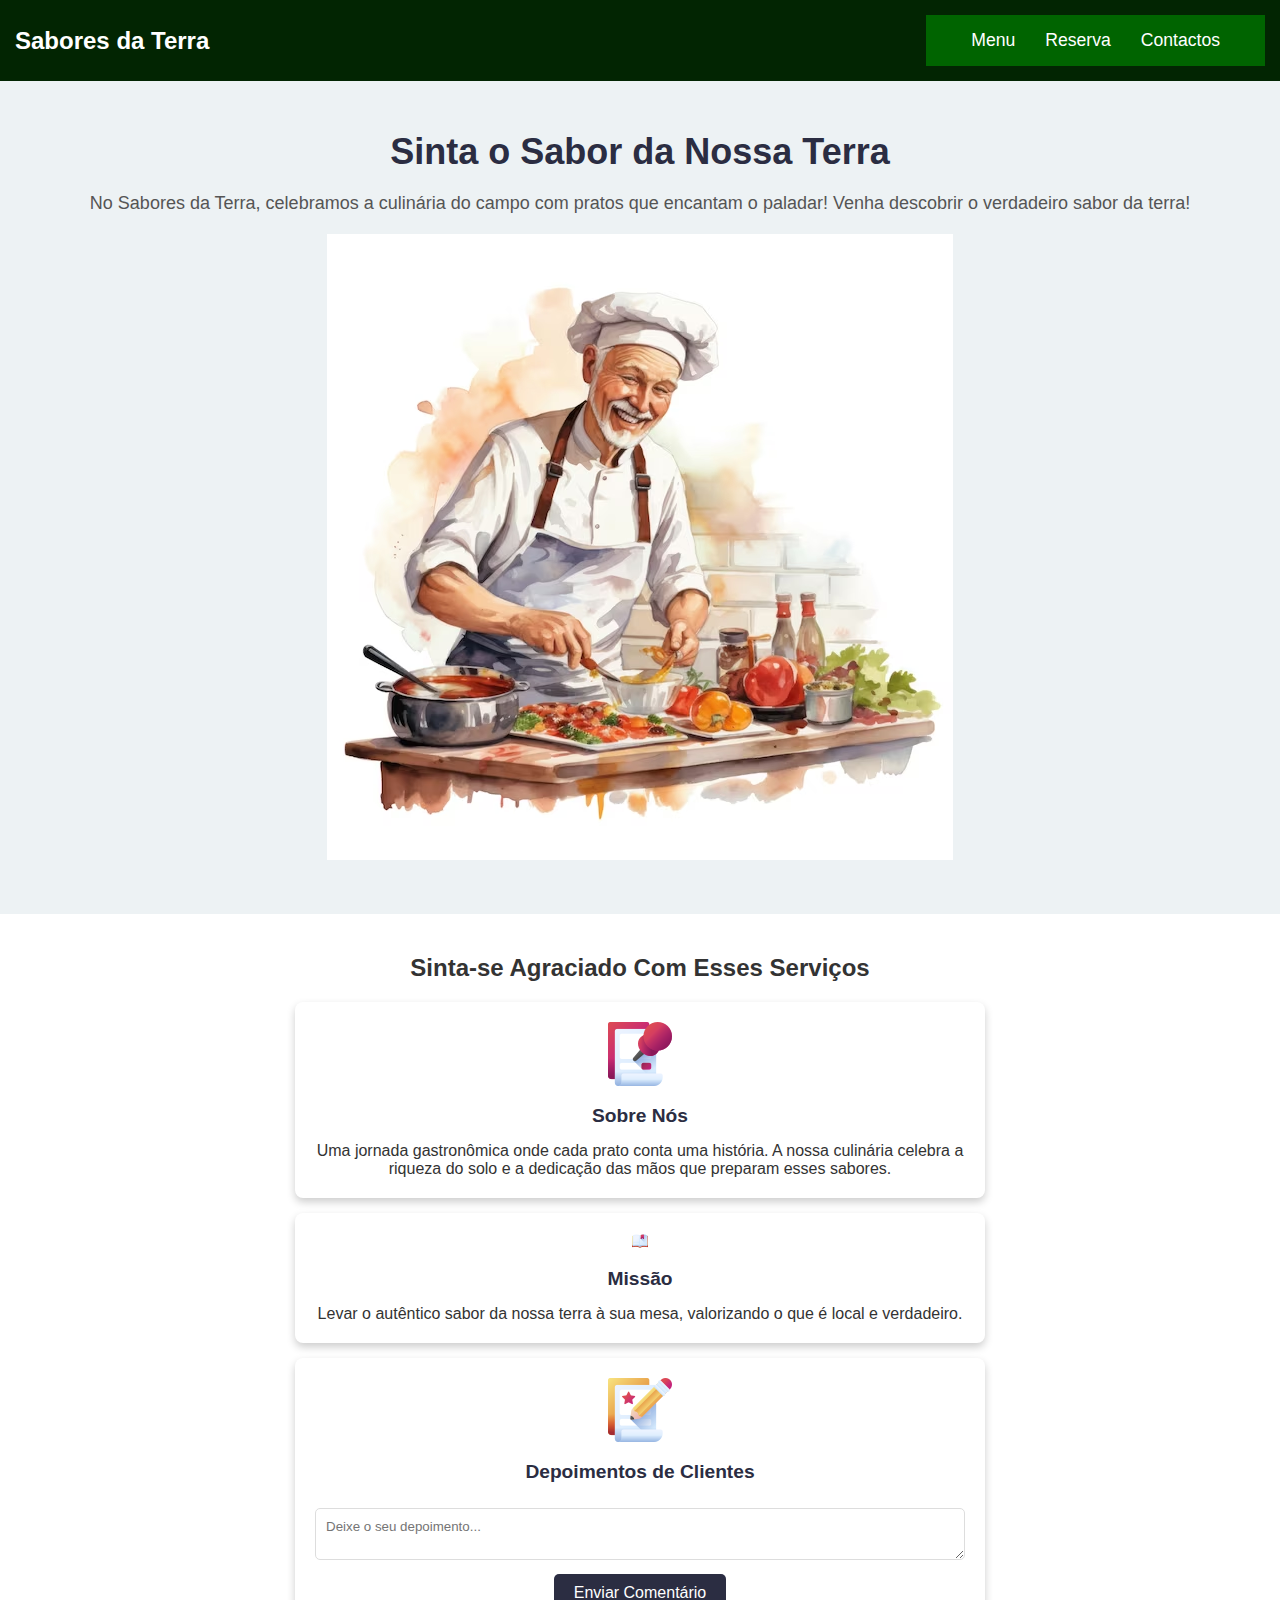
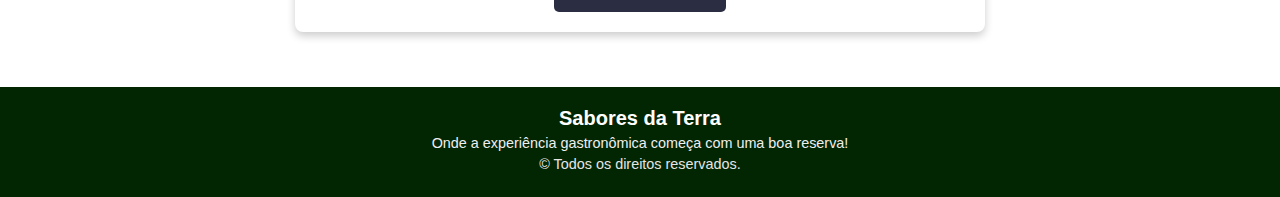
<file: index.html>
<!DOCTYPE html>
<html lang="pt">
<head>
    <meta charset="UTF-8">
    <meta name="viewport" content="width=device-width, initial-scale=1.0">
    <meta name="description" content="Restaurante Sabores da Terra - Experimente o autêntico sabor da nossa terra">
    <meta name="keywords" content="Restaurante, Comida Caseira, Sabores da Terra">
    <title>Restaurante Sabores da Terra</title>
    <link rel="stylesheet" href="css/estilo.css">
</head>

<body>
    
    <nav class="barnav"> 
        <div class="logo">
            <h1>Sabores da Terra</h1>
        </div>
        <div class="menu">
            <a href="Menu.html">Menu</a>
            <a href="Reserva.html">Reserva</a>
            <a href="Contacto.html">Contactos</a>
            <div class="menu-toggle" id="menu-toggle">
                <span></span>
                <span></span>
                <span></span>
            </div>
        </div>        
        <button class="menu-toggle" onclick="toggleMenu()">☰</button>
    </nav>

    <header class="header">
        <div class="cabecalho">
            <h2>Sinta o Sabor da Nossa Terra</h2>
            <p>No Sabores da Terra, celebramos a culinária do campo com pratos que encantam o paladar! Venha descobrir o verdadeiro sabor da terra!</p>
        </div>
        <div class="img-sabores">
            <img src="imagens/logo.avif" alt="Logotipo Sabores da Terra">
        </div>
    </header>

    <section class="services-section">
        <h2>Sinta-se Agraciado Com Esses Serviços</h2>
        <div class="sobre">
            <div class="cartao">
                <img src="imagens/pin.png" alt="Ícone de localização">
                <h3>Sobre Nós</h3>
                <p>Uma jornada gastronômica onde cada prato conta uma história. A nossa culinária celebra a riqueza do solo e a dedicação das mãos que preparam esses sabores.</p>
            </div>
            <div class="cartao">
                <img src="imagens/livros.png" alt="Ícone de missão">
                <h3>Missão</h3>
                <p>Levar o autêntico sabor da nossa terra à sua mesa, valorizando o que é local e verdadeiro.</p>
            </div>
            
    <div class="cartao comentarios">
        <img src="imagens/edicao.png" alt="Ícone de depoimentos">
        <h3>Depoimentos de Clientes</h3>
        <textarea id="commentInput" class="comment-box" placeholder="Deixe o seu depoimento..."></textarea>
        <button onclick="addComment()" class="comment-btn">Enviar Comentário</button>
        <div id="commentList" class="comment-list"></div>
    </div>
    
    <script>
       function addComment() {
    const comment = document.getElementById('commentInput').value;

    if (comment.trim() === '') {
        alert('O campo de comentário não pode estar vazio.');
        return;
    }

    fetch('salvar_comentario.php', {
        method: 'POST',
        headers: {
            'Content-Type': 'application/x-www-form-urlencoded',
        },
        body: 'comentario=' + encodeURIComponent(comment),
    })
    .then(response => response.text())
    .then(data => {
        alert(data);
        document.getElementById('commentInput').value = ''; // Limpa o campo
    })
    .catch(error => {
        console.error('Erro:', error);
        alert('Falha ao enviar o comentário.');
    });
}

    </script>
    
        </div>
    </section>

    <footer>
        <div class="rodape-foot">
            <h2>Sabores da Terra</h2>
            <p>Onde a experiência gastronômica começa com uma boa reserva!</p>
        </div>
        <p>© Todos os direitos reservados.</p>
    </footer>
<script>
    document.getElementById('menu-toggle').addEventListener('click', function() {
        const links = document.querySelectorAll('.menu a');
        
        links.forEach(link => {
            link.classList.toggle('show');
        });
    });
</script>
</body>
</html>
</file>
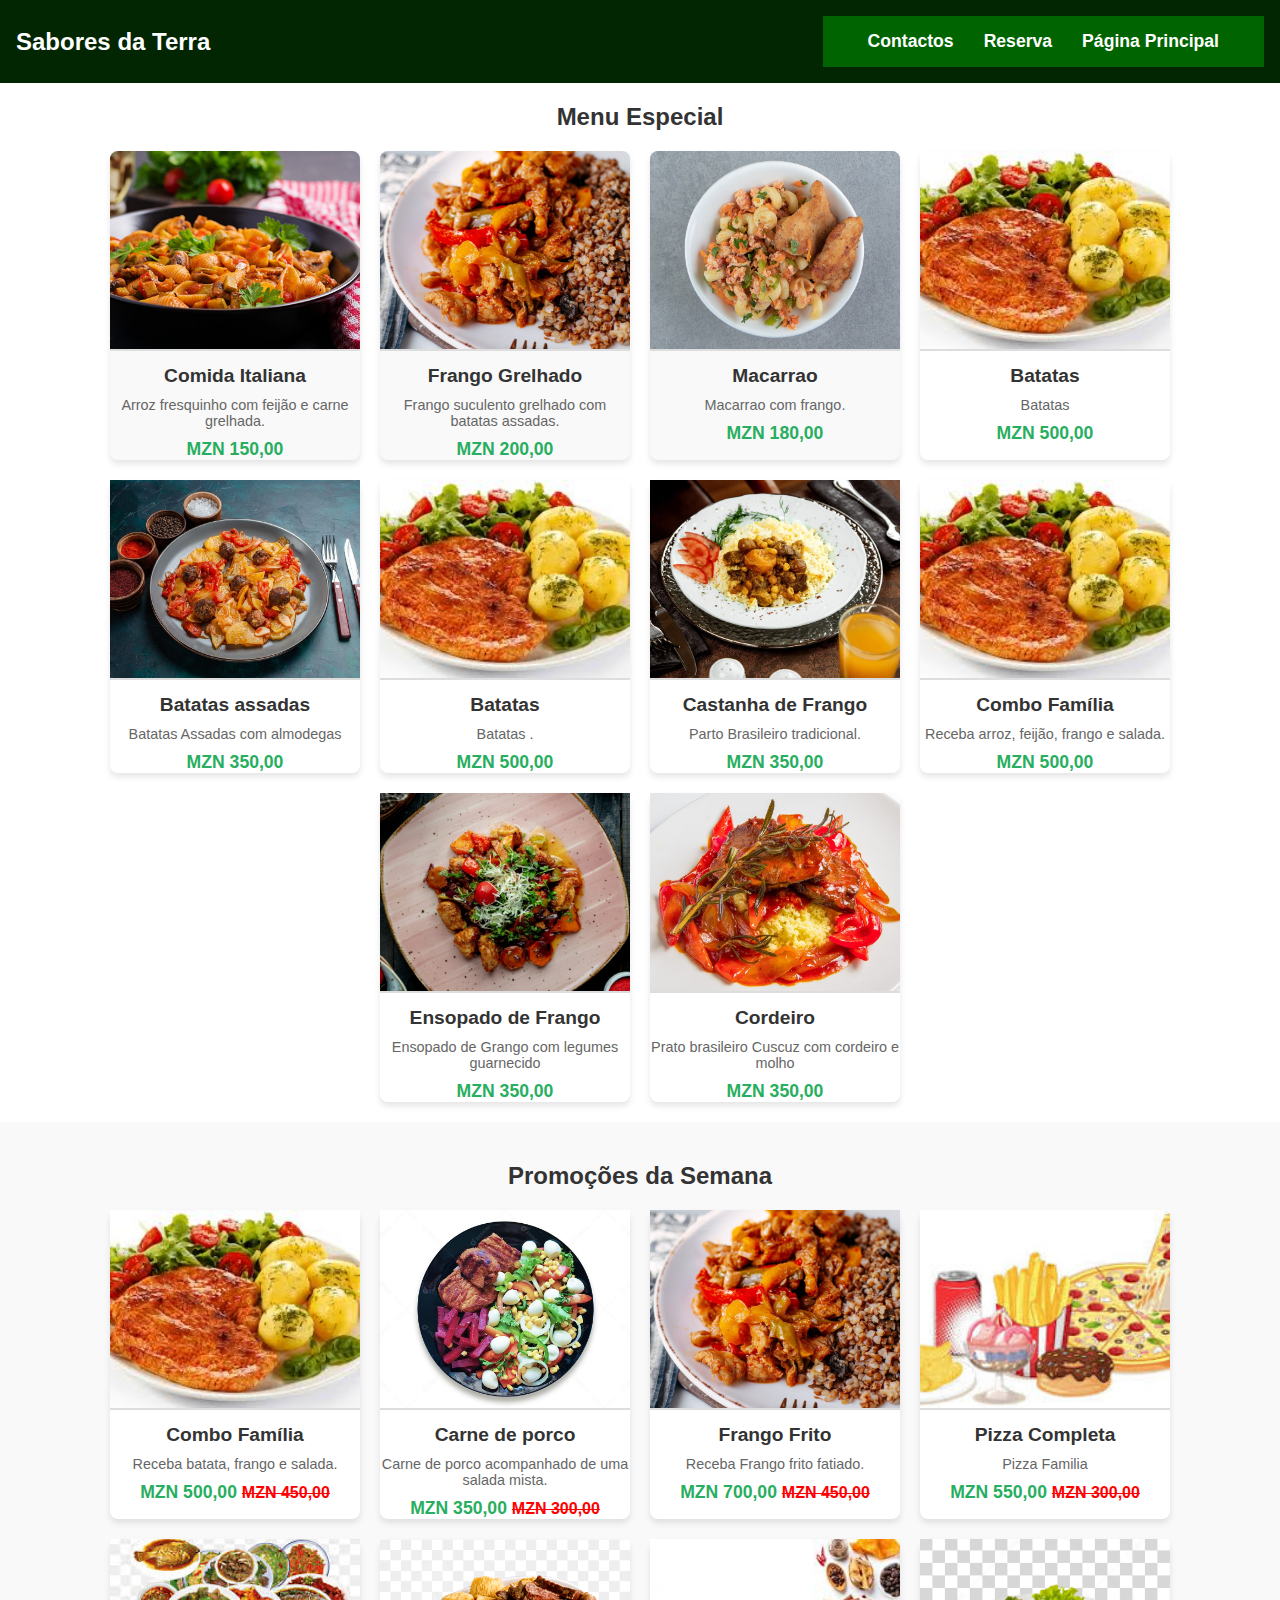
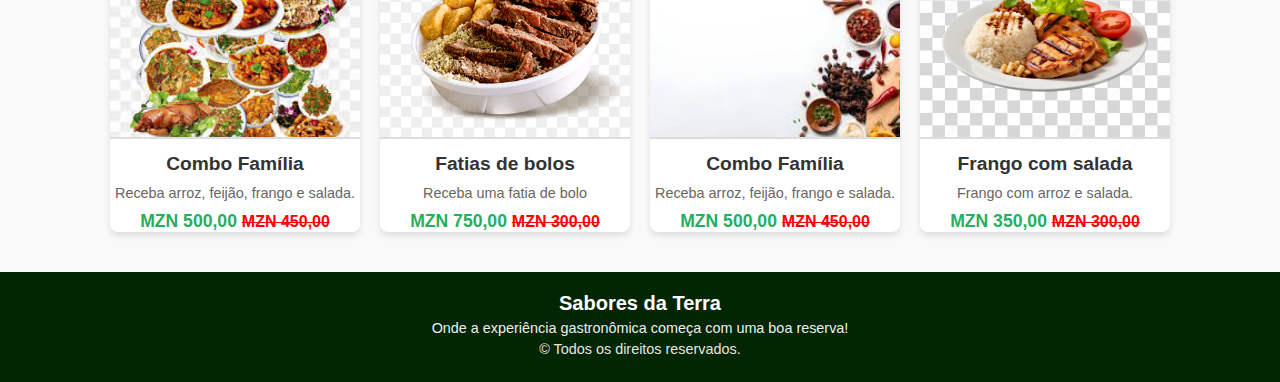
<file: Menu.html>
<!DOCTYPE html>
<html lang="pt">
<head>
    <meta charset="UTF-8">
    <meta name="viewport" content="width=device-width, initial-scale=1.0">
    <title>Sabores da Terra - Menu</title>
    <link rel="stylesheet" href="css/estilo.css">
    <script src="scripts/comida.js" defer></script> 
</head>
<body>
    <!-- Navegação -->
    <nav class="navbar">
        <div class="logo">
            <h1>Sabores da Terra</h1>
        </div>
        <div class="menu">
            <a href="Contacto.html">Contactos</a>
            <a href="Reserva.html">Reserva</a>
            <a id="especial" href="index.html">Página Principal</a>
        </div>
    </nav>

    <!-- Menu de Pratos -->
    <section class="menu-pratos">
        <h2>Menu Especial</h2>
        <div class="menu-container">
            <div class="prato-item">
                <img src="imagens/conchas-de-massa-italiana-com-cogumelos-abobrinha-e-molho-de-tomate_2829-10879.jpg" alt="Prato 1">
                <h3>Comida Italiana</h3>
                <p class="descricao">Arroz fresquinho com feijão e carne grelhada.</p>
                <p class="preco" id="preco1">MZN 150,00</p>
            </div>

            <div class="prato-item">
                <img src="imagens/frango-frito-vista-frontal-fatiado-junto-com-trigo-sarraceno-dentro-de-chapa-branca-no-chao-claro_140725-14426.jpg" alt="Prato 2">
                <h3>Frango Grelhado</h3>
                <p class="descricao">Frango suculento grelhado com batatas assadas.</p>
                <p class="preco" id="preco2">MZN 200,00</p>
            </div>

            <div class="prato-item">
                <img src="css/macarrao-com-frango-frito-em-tigela-branca_114579-73767.jpg" alt="Prato 3">
                <h3>Macarrao</h3>
                <p class="descricao">Macarrao com frango.</p>
                <p class="preco" id="preco3">MZN 180,00</p>
            </div>
            <div class="promocao-item">
                <img src="imagens/batatas.jpeg" alt="Promoção 1">
                <h3>Batatas</h3>
                <p class="descricao">Batatas</p>
                <p class="preco">MZN 500,00 </p>
            </div>

            <div class="promocao-item">
                <img src="imagens/vista-de-cima-batatas-assadas-com-almondegas-e-legumes-juntamente-com-temperos-na-mesa-azul-escura_140725-49410.jpg" alt="Promoção 2">
                <h3>Batatas assadas</h3>
                <p class="descricao">Batatas Assadas com almodegas</p>
                <p class="preco">MZN 350,00 </p>
            </div>
            <div class="promocao-item">
                <img src="imagens/batatas.jpeg" alt="Promoção 1">
                <h3>Batatas</h3>
                <p class="descricao">Batatas .</p>
                <p class="preco">MZN 500,00 </p>
            </div>

            <div class="promocao-item">
                <img src="imagens/pilaf-tradicional-com-cebola-e-castanha-de-carne_140725-9314.jpg" alt="Promoção 2">
                <h3>Castanha de Frango</h3>
                <p class="descricao">Parto Brasileiro tradicional.</p>
                <p class="preco">MZN 350,00 </p>
            </div>
            <div class="promocao-item">
                <img src="imagens/batatas.jpeg" alt="Promoção 1">
                <h3>Combo Família</h3>
                <p class="descricao">Receba arroz, feijão, frango e salada.</p>
                <p class="preco">MZN 500,00</p>
            </div>

            <div class="promocao-item">
                <img src="imagens/ensopado-de-frango-com-legumes-guarnecido-com-ervas-parmesao-e-tomate_140725-5760.jpg" alt="Promoção 2">
                <h3>Ensopado de Frango</h3>
                <p class="descricao">Ensopado de Grango com legumes guarnecido</p>
                <p class="preco">MZN 350,00</p>
            </div>
            <div class="promocao-item">
                <img src="imagens/cuscuz-com-cordeiro-em-molho-de-tomate-agridoce_155003-422.jpg" alt="Promoção 2">
                <h3>Cordeiro</h3>
                <p class="descricao">Prato brasileiro Cuscuz com cordeiro e molho</p>
                <p class="preco">MZN 350,00</p>
            </div>
        </div>
    </section>

    <!-- Promoções -->
    <section class="promocoes">
        <h2>Promoções da Semana</h2>
        <div class="promocao-container">
            <div class="promocao-item">
                <img src="imagens/batatas.jpeg" alt="Promoção 1">
                <h3>Combo Família</h3>
                <p class="descricao">Receba batata, frango e salada.</p>
                <p class="preco">MZN 500,00 <span class="desconto">MZN 450,00</span></p>
            </div>

            <div class="promocao-item">
                <img src="imagens/carne de porco.jpg" alt="Promoção 2">
                <h3>Carne de porco</h3>
                <p class="descricao">Carne de porco acompanhado de uma salada mista.</p>
                <p class="preco">MZN 350,00 <span class="desconto">MZN 300,00</span></p>
            </div>
            <div class="promocao-item">
                <img src="imagens/frango-frito-vista-frontal-fatiado-junto-com-trigo-sarraceno-dentro-de-chapa-branca-no-chao-claro_140725-14426.jpg" alt="Promoção 1">
                <h3>Frango Frito</h3>
                <p class="descricao">Receba Frango frito fatiado.</p>
                <p class="preco">MZN 700,00 <span class="desconto">MZN 450,00</span></p>
            </div>

            <div class="promocao-item">
                <img src="imagens/images.jpeg" alt="Promoção 2">
                <h3>Pizza Completa</h3>
                <p class="descricao">Pizza Familia</p>
                <p class="preco">MZN 550,00 <span class="desconto">MZN 300,00</span></p>
            </div>
            <div class="promocao-item">
                <img src="imagens/download.jpeg" alt="Promoção 1">
                <h3>Combo Família</h3>
                <p class="descricao">Receba arroz, feijão, frango e salada.</p>
                <p class="preco">MZN 500,00 <span class="desconto">MZN 450,00</span></p>
            </div>

            <div class="promocao-item">
                <img src="imagens/png-transparent-marmitex-food-thumbnail.png" alt="Promoção 2">
                <h3>Fatias de bolos</h3>
                <p class="descricao">Receba uma fatia de bolo</p>
                <p class="preco">MZN 750,00 <span class="desconto">MZN 300,00</span></p>
            </div>
            <div class="promocao-item">
                <img src="imagens/variedade comida.jpeg" alt="Promoção 1">
                <h3>Combo Família</h3>
                <p class="descricao">Receba arroz, feijão, frango e salada.</p>
                <p class="preco">MZN 500,00 <span class="desconto">MZN 450,00</span></p>
            </div>

            <div class="promocao-item">
                <img src="imagens/frango.jpg" alt="Promoção 2">
                <h3>Frango com salada</h3>
                <p class="descricao">Frango com arroz e salada.</p>
                <p class="preco">MZN 350,00 <span class="desconto">MZN 300,00</span></p>
            </div>
        </div>
    </section>

    <!-- Rodapé -->
    <footer>
        <div class="rodape-foot">
            <h2 style="color: white;">Sabores da Terra</h2>
            <p>Onde a experiência gastronômica começa com uma boa reserva!</p>
        </div>
        <p>© Todos os direitos reservados.</p>
    </footer>
</body>
</html>
</file>
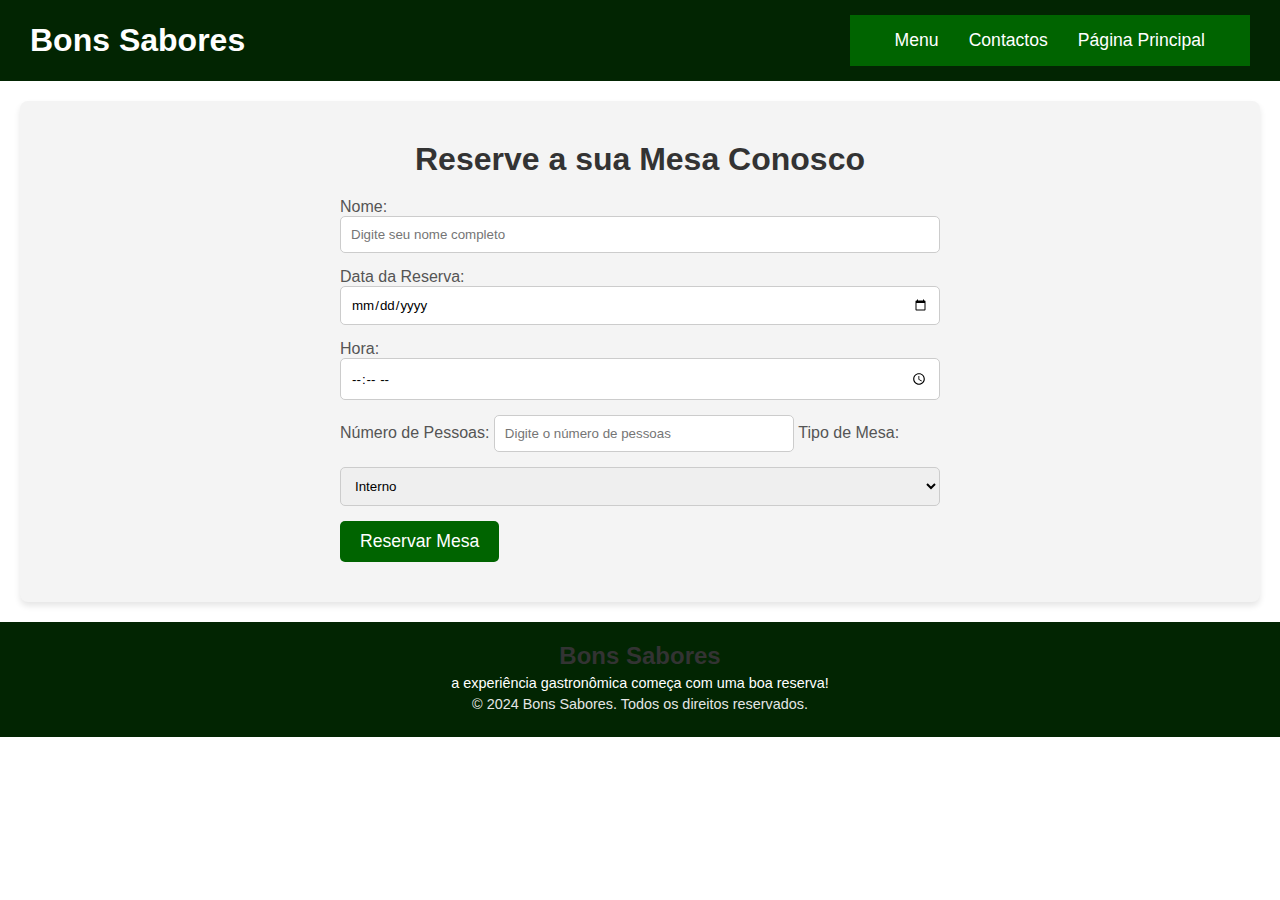
<file: Reserva.html>
<!DOCTYPE html>
<html lang="pt">
<head>
    <meta charset="UTF-8">
    <meta name="viewport" content="width=device-width, initial-scale=1.0">
    <title>Reserva - Bons Sabores</title>
    <link rel="stylesheet" href="css/estilo.css">
    <link rel="stylesheet" href="css/estabilidade.css">
</head>
<body>
    <!-- Navegação -->
    <nav class="rnav">
        <div class="logo">
            <h1>Bons Sabores</h1>
        </div>
        <div class="menu">
            <a href="Menu.html">Menu</a>
            <a href="Contacto.html">Contactos</a>
            <a id="especial" href="index.html">Página Principal</a>
        </div>
    </nav>
   
    <!-- Formulário de Reserva -->
    <div class="formulario">
        <h2 class="titulo">Reserve a sua Mesa Conosco</h2>
        <div class="container">
            <form action="reservar_mesa.php" method="post" id="reservaForm">
                <label for="nome">Nome:</label>
                <input type="text" id="nome" name="nome" placeholder="Digite seu nome completo" required>
                
                <label for="data">Data da Reserva:</label>
                <input type="date" id="data" name="data" required>
                
                <label for="hora">Hora:</label>
                <input type="time" id="hora" name="hora" required>
                
                <label for="pessoas">Número de Pessoas:</label>
                <input type="number" id="pessoas" name="pessoas" min="1" max="20" placeholder="Digite o número de pessoas" required>
                
                <label for="mesa">Tipo de Mesa:</label>
                <select id="mesa" name="mesa" required>
                    <option value="interno">Interno</option>
                    <option value="externo">Externo</option>
                </select>
                
                <button type="submit" class="btn-reservar">Reservar Mesa</button>
            </form>
        </div>
    </div>

    <!-- Footer -->
    <footer>
        <div class="footer-content">
            <h2>Bons Sabores</h2>
            <p><span style="color: white;"> a experiência gastronômica começa com uma boa reserva!</span></p>
            <p>© 2024 Bons Sabores. Todos os direitos reservados.</p>
        </div>
    </footer>

    <script src="js/interatividade.js"></script>
</body>
</html>
</file>
<file: css/estabilidade.css>
@media screen and (max-width:940px){
    .barnav{
        position: relative;
    }
    .Menu{
        display: none;
    }
    .logo{
        margin: 0;
        text-align: center;
    }
}
@media (max-width: 768px) {
    .Menu {
        display: none;
        flex-direction: column;
        align-items: center;
        background-color: #8b4513;
        position: absolute;
        top: 50px;
        width: 100%;
    }
    .Menu a {
        padding: 15px 0;
        width: 100%;
        text-align: center;
        border-top: 1px solid #fff8dc;
    }
    .menu-toggle {
        display: block;
    }
</file>
<file: css/estilo.css>
/* Reset */
* {
    margin: 0;
    padding: 0;
    box-sizing: border-box;
}

body {
    font-family: Arial, sans-serif;
    color: #333;
    background-color: #f4f4f4;
}

/* Navegação */
.barnav {
    display: flex;
    justify-content: space-between;
    align-items: center;
    padding: 15px;
    background-color: #022502;
    color: #ffffff;
}

.logo h1 {
    font-size: 24px;
    color: #ffffff;
}

/* Estilos gerais para o menu */
.menu {
    display: flex;
    justify-content: space-between;
    align-items: center;
    background-color: #006400; /* Verde escuro */
    padding: 15px 30px;
    color: white;
}

.menu a {
    text-decoration: none;
    color: white;
    margin: 0 15px;
    font-size: 1.1rem;
    transition: color 0.3s;
}

.menu a:hover {
    color: #ffcc00; /* Cor de destaque quando passar o mouse */
}

/* Menu responsivo - Escondendo o menu em dispositivos pequenos */
.menu a {
    display: inline-block;
}

.menu-toggle {
    display: none;
    flex-direction: column;
    justify-content: space-between;
    height: 20px;
    width: 30px;
    cursor: pointer;
}

.menu-toggle span {
    background-color: white;
    height: 4px;
    width: 100%;
    border-radius: 5px;
}

/* Estilos para dispositivos móveis */
@media (max-width: 768px) {
    .menu {
        flex-direction: column;
        align-items: flex-start;
        padding: 20px;
    }

    .menu a {
        display: none; /* Esconder os links do menu em telas pequenas */
        width: 100%;
        text-align: left;
        padding: 10px 20px;
    }

    .menu a.show {
        display: block; /* Mostrar os links quando o menu for aberto */
    }

    /* Mostrar o ícone do menu */
    .menu-toggle {
        display: flex;
    }
}

/* Header */
.header {
    text-align: center;
    padding: 50px;
    background-color: #edf2f4;
}

.header h2 {
    font-size: 36px;
    color: #2b2d42;
}

.header p {
    font-size: 18px;
    color: #555;
}

.img-sabores img {
    max-width: 90%;
    margin-top: 20px;
}

/* Seção de Serviços */
.services-section {
    max-width: 800px;
    margin: 0 auto;
    padding: 40px;
    text-align: center;
}

.cartao {
    background: #ffffff;
    border-radius: 8px;
    padding: 20px;
    margin: 15px;
    box-shadow: 0px 4px 8px rgba(0, 0, 0, 0.2);
    transition: transform 0.3s ease;
}

.cartao:hover {
    transform: translateY(-5px);
}

.cartao h3 {
    margin: 15px 0;
    color: #2b2d42;
}

.comment-box {
    width: 100%;
    padding: 10px;
    margin-top: 10px;
    border: 1px solid #ddd;
    border-radius: 5px;
}

.comment-btn {
    background-color: #2b2d42;
    color: #ffffff;
    padding: 10px 20px;
    border: none;
    border-radius: 5px;
    font-size: 16px;
    cursor: pointer;
    transition: background-color 0.3s ease;
    margin-top: 10px;
}

.comment-btn:hover {
    background-color: #ef233c;
}

.comment-list p {
    background: #f0f0f0;
    padding: 10px;
    border-radius: 5px;
    margin-bottom: 5px;
}

/* Rodapé */
footer {
    background-color:#022502;
    color: white;
    padding: 20px;
    text-align: center;
}

.rodape-foot h2 {
    font-size: 20px;
    color: #ffffff;
}

.rodape-foot p {
    color: #efefef;
}

/* Configurando os contactos */

* {
    margin: 0;
    padding: 0;
    box-sizing: border-box;
    font-family: Arial, sans-serif;
}

/* Navbar */
.navbar {
    display: flex;
    justify-content: space-between;
    align-items: center;
    padding: 1em;
    background:#022502;
    color: white;
}

.navbar .menu a {
    color: white;
    text-decoration: none;
    margin: 0 15px;
    font-weight: bold;
}

.navbar .menu a:hover {
    color: #ffeb3b;
    transition: color 0.3s ease;
}

/* Header */
.headline {
    display: flex;
    align-items: center;
    justify-content: space-between;
    padding: 2em;
    background: linear-gradient(rgba(0, 0, 0, 0.5), rgba(0, 0, 0, 0.5)), url('imagens/carne-de-porco.jpg');
    background-size: cover;
    color: white;
    text-align: center;
}

.headline-text h2 {
    font-size: 2em;
    margin-bottom: 1em;
}

.contact-details h3 {
    font-size: 1.2em;
    color: #ffeb3b;
}

.contact-details li {
    margin: 5px 0;
}

.headline-image img {
    max-width: 100%;
    height: auto;
    border-radius: 15px;
    box-shadow: 0 4px 8px rgba(0, 0, 0, 0.5);
}

/* Contact Form */
.contact-form-section {
    padding: 2em;
    background: #f9f9f9;
    text-align: center;
}

.contact-form-section form {
    display: flex;
    flex-direction: column;
    max-width: 500px;
    margin: 0 auto;
}

.contact-form-section form input,
.contact-form-section form textarea {
    padding: 0.5em;
    margin: 10px 0;
    border: 1px solid #ddd;
    border-radius: 5px;
    transition: border-color 0.3s;
}

.contact-form-section form input:focus,
.contact-form-section form textarea:focus {
    border-color: #4CAF50;
}

.contact-form-section button {
    background-color: #4CAF50;
    color: white;
    border: none;
    padding: 0.5em;
    cursor: pointer;
    transition: background-color 0.3s;
}

.contact-form-section button:hover {
    background-color: #45a049;
}

/* Footer */
footer {
    background-color:#022502;
    color: white;
    padding: 2em;
    text-align: center;
}

/* Responsive */
@media (max-width: 768px) {
    .headline {
        flex-direction: column;
    }
}

/* configurando Menus */
body {
    font-family: 'Arial', sans-serif;
    margin: 0;
    padding: 0;
    background-color: #f4f4f4;
}

h2 {
    text-align: center;
    color: #333;
    margin-bottom: 20px;
}

/* Menu de Pratos */
.menu-pratos {
    background-color: #fff;
    padding: 20px;
}

.menu-container {
    display: flex;
    flex-wrap: wrap;
    gap: 20px;
    justify-content: center;
}

.prato-item {
    background-color: #f9f9f9;
    border-radius: 8px;
    box-shadow: 0 4px 6px rgba(0, 0, 0, 0.1);
    overflow: hidden;
    width: 250px;
    text-align: center;
    transition: transform 0.3s ease;
}

.prato-item:hover {
    transform: scale(1.05);
}

.prato-item img {
    width: 100%;
    height: 200px;
    object-fit: cover;
    border-bottom: 2px solid #ddd;
}

h3 {
    font-size: 1.2rem;
    color: #333;
    margin: 10px 0;
}

.descricao {
    font-size: 0.9rem;
    color: #666;
    margin-bottom: 10px;
}

.preco {
    font-size: 1.1rem;
    color: #27ae60;
    font-weight: bold;
}

/* Promoções */
.promocoes {
    background-color: #f9f9f9;
    padding: 40px 20px;
}

.promocao-container {
    display: flex;
    flex-wrap: wrap;
    gap: 20px;
    justify-content: center;
}

.promocao-item {
    background-color: #fff;
    border-radius: 8px;
    box-shadow: 0 4px 6px rgba(0, 0, 0, 0.1);
    width: 250px;
    text-align: center;
    transition: transform 0.3s ease;
}

.promocao-item:hover {
    transform: scale(1.05);
}

.promocao-item img {
    width: 100%;
    height: 200px;
    object-fit: cover;
    border-bottom: 2px solid #ddd;
}

.desconto {
    color: red;
    font-size: 1rem;
    text-decoration: line-through;
}

  

/* Estilo do rodapé */
footer {
    background-color:#022502; 
    color: white;
    padding: 20px;
    text-align: center;
}

footer p {
    font-size: 14px;
}

/* Estilos gerais para o corpo */
body {
    font-family: 'Arial', sans-serif;
    margin: 0;
    padding: 0;
    background-color: #ffffff; /* Cor de fundo branca */
    color: #333; /* Cor do texto */
}

/* Barra de Navegação */
.rnav {
    display: flex;
    justify-content: space-between;
    align-items: center;
    background-color:#022502; 
    padding: 15px 30px;
    color: white;
}

.rnav .logo h1 {
    margin: 0;
    font-size: 2rem;
}

.rnav .menu a {
    text-decoration: none;
    color: white;
    margin: 0 15px;
    font-size: 1.1rem;
    transition: color 0.3s;
}

.rnav .menu a:hover {
    color: #ffcc00; /* Cor de destaque quando passar o mouse */
}

/* Formulário de Reserva */
.formulario {
    padding: 40px;
    background-color: #f4f4f4;
    margin: 20px;
    border-radius: 8px;
    box-shadow: 0 4px 6px rgba(0, 0, 0, 0.1);
}

.titulo {
    text-align: center;
    color: #333;
    font-size: 2rem;
    margin-bottom: 20px;
}

.container {
    display: flex;
    flex-direction: column;
    align-items: center;
}

form {
    width: 100%;
    max-width: 600px;
    margin: 0 auto;
}

form label {
    font-size: 1rem;
    margin-bottom: 8px;
    color: #555;
}

form input, form select {
    width: 100%;
    padding: 10px;
    margin-bottom: 15px;
    border: 1px solid #ccc;
    border-radius: 5px;
}

form input[type="number"] {
    width: 50%;
}

form button {
    padding: 10px 20px;
    background-color: #006400; /* Verde escuro */
    color: white;
    border: none;
    border-radius: 5px;
    font-size: 1.1rem;
    cursor: pointer;
    transition: background-color 0.3s;
}

form button:hover {
    background-color: #ffcc00; /* Cor de destaque ao passar o mouse */
}

/* Footer */
footer {
    background-color: #022502; 
    color: rgb(229, 229, 229);
    padding: 20px 0;
    text-align: center;
}

footer h2 {
    margin: 0;
    font-size: 1.5rem;
}

footer p {
    margin: 5px 0;
    font-size: 0.9rem;
}

/* Responsividade */
@media (max-width: 768px) {
    .rnav {
        flex-direction: column;
        align-items: flex-start;
    }

    .menu {
        margin-top: 10px;
    }

    .formulario {
        padding: 20px;
    }

    .container {
        flex-direction: column;
    }
}

button {
    background-color:  #022502;;
    color: #fff;
    border: none;
    padding: 10px 20px;
    cursor: pointer;
    border-radius: 0px;
    transition: background-color 0.3s ease;
}

button:hover {
    background-color: #0056b3;
}

/* Modo Noturno */
.dark-mode {
    background-color: #121212;
    color: #f1f1f1;
}

.dark-mode header, .dark-mode footer {
    background-color: #333333;
}

.dark-mode button {
    background-color: #1e88e5;
}

.dark-mode button:hover {
    background-color: #1565c0;
}
</file>
